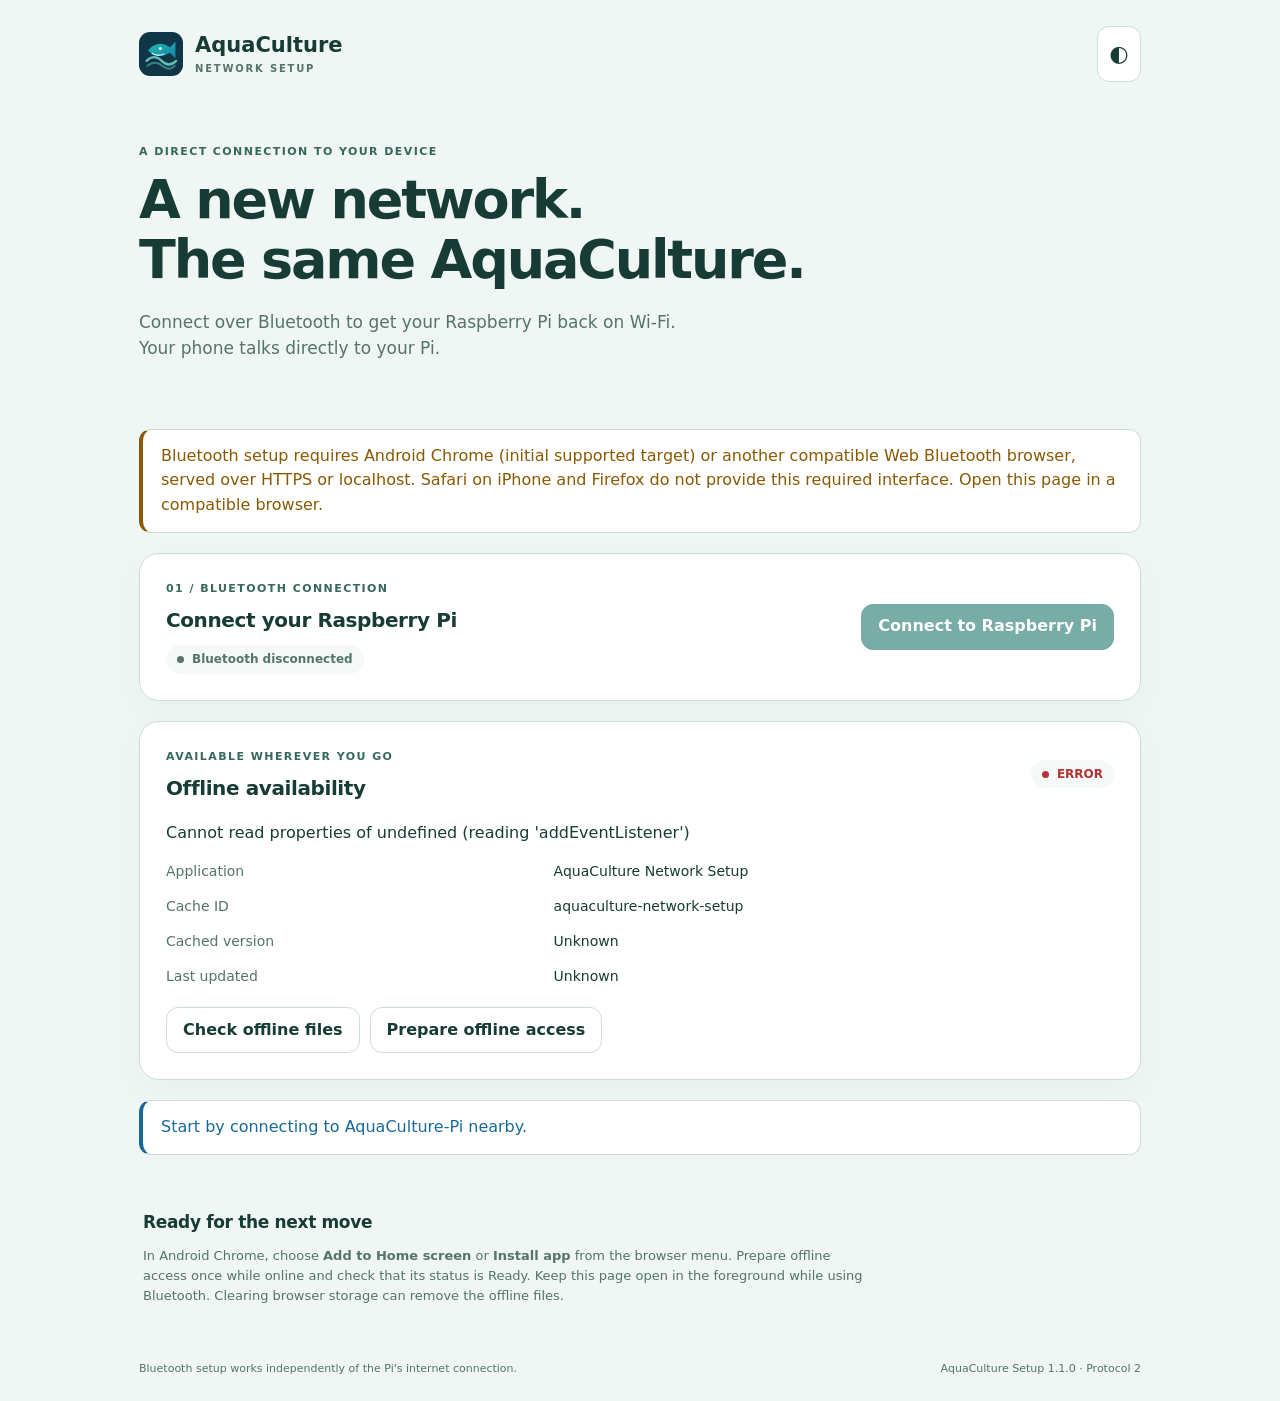
<file: network/webbluetooth/index.html>
<!doctype html>
<html lang="en">
<head>
  <meta charset="utf-8">
  <meta name="viewport" content="width=device-width,initial-scale=1,viewport-fit=cover">
  <meta name="theme-color" content="#0f766e">
  <meta name="description" content="Secure Bluetooth Wi-Fi setup for your AquaCulture Raspberry Pi. Works offline after the first load.">
  <title>AquaCulture · Network setup</title>
  <link rel="manifest" href="./manifest.webmanifest">
  <link rel="icon" href="./icons/aquaculture.svg" type="image/svg+xml">
  <link rel="stylesheet" href="./style.css">
  <script type="module" src="./app.js"></script>
</head>
<body>
  <header class="header wrap">
    <a class="brand" href="./"><img src="./icons/aquaculture.svg" width="44" height="44" alt=""><span>AquaCulture<small>NETWORK SETUP</small></span></a>
    <button id="theme" class="icon-button" type="button" aria-label="Switch color theme">◐</button>
  </header>
  <main class="wrap">
    <section class="intro"><p class="eyebrow">A direct connection to your device</p><h1>A new network.<br>The same AquaCulture.</h1><p>Connect over Bluetooth to get your Raspberry Pi back on Wi-Fi. Your phone talks directly to your Pi.</p></section>
    <p id="compatibility" class="notice warning" hidden></p>
    <noscript><p class="notice warning">Enable JavaScript to use Web Bluetooth provisioning.</p></noscript>
    <section class="card connection" aria-labelledby="connectionTitle">
      <div><p class="eyebrow">01 / Bluetooth connection</p><h2 id="connectionTitle">Connect your Raspberry Pi</h2><p id="bluetoothStatus" class="badge neutral">Bluetooth disconnected</p></div>
      <div class="actions"><button id="connect" class="primary" type="button">Connect to Raspberry Pi</button><button id="disconnect" type="button" hidden>Disconnect</button></div>
    </section>
    <section class="card cache-card" aria-labelledby="offlineTitle">
      <div class="section-heading"><div><p class="eyebrow">Available wherever you go</p><h2 id="offlineTitle">Offline availability</h2></div><span id="cacheState" class="badge neutral">NOT_INSTALLED</span></div>
      <p id="offlineStatus" role="status" aria-live="polite">Offline files have not been verified.</p>
      <dl><dt>Application</dt><dd>AquaCulture Network Setup</dd><dt>Cache ID</dt><dd id="cacheId">aquaculture-network-setup</dd><dt>Cached version</dt><dd id="cacheVersion">Unknown</dd><dt>Last updated</dt><dd id="cacheUpdated">Unknown</dd></dl>
      <div class="actions cache-actions"><button id="checkOffline" type="button">Check offline files</button><button id="prepareOffline" type="button">Prepare offline access</button><button id="update" type="button" hidden>Install available update</button></div>
    </section>
    <section id="authorizationFormCard" class="card verification-card" hidden aria-labelledby="verificationTitle">
      <p class="eyebrow">Admin access</p><h2 id="verificationTitle">Admin verification required</h2>
      <p class="help">Enter your current AquaCulture Admin password to manage this device's network. Verification happens locally on the Pi, without internet.</p>
      <form id="authorizationForm" autocomplete="off">
        <label for="adminPassword">Admin password</label>
        <div class="password-row"><input id="adminPassword" type="password" maxlength="128" required autocomplete="off" spellcheck="false"><button id="showAdminPassword" class="icon-button" type="button" aria-label="Show Admin password" aria-pressed="false"><svg width="22" height="22" viewBox="0 0 24 24" aria-hidden="true"><path d="M2 12s3-7 10-7 10 7 10 7-3 7-10 7S2 12 2 12Z" fill="none" stroke="currentColor" stroke-width="1.8"/><circle cx="12" cy="12" r="3" fill="none" stroke="currentColor" stroke-width="1.8"/></svg></button></div>
        <p id="authenticationStatus" class="help" role="status" aria-live="polite">Authenticated Bluetooth pairing is required before submitting a password.</p>
        <button id="authorize" type="submit" class="primary">Verify password</button>
      </form>
    </section>
    <div id="message" class="notice info" role="status" aria-live="polite">Start by connecting to AquaCulture-Pi nearby.</div>
    <div class="grid" id="privilegedNetwork" hidden>
      <section class="card" aria-labelledby="deviceTitle"><p class="eyebrow">Your Raspberry Pi</p><h2 id="deviceTitle">Device information</h2><dl id="deviceInfo"><dt>Device</dt><dd>Awaiting authorization</dd></dl></section>
      <section class="card" aria-labelledby="networkTitle"><div class="section-heading"><div><p class="eyebrow">Where things stand</p><h2 id="networkTitle">Current network</h2></div><button id="refresh" type="button" data-authorized disabled>Refresh</button></div><dl id="networkInfo"><dt>Network</dt><dd>Unknown</dd></dl></section>
      <section class="card wide" aria-labelledby="availableTitle"><div class="section-heading"><div><p class="eyebrow">02 / Find your Wi-Fi</p><h2 id="availableTitle">Available networks</h2></div><button id="scan" type="button" data-authorized disabled>Scan networks</button></div><div id="networks" class="networks"><p class="empty">Authorize the device, then scan for nearby Wi-Fi networks.</p></div></section>
      <section class="card" aria-labelledby="configureTitle"><p class="eyebrow">03 / Get connected</p><h2 id="configureTitle">Connect to a network</h2>
        <form id="wifiForm" autocomplete="off"><fieldset id="wifiFields" disabled>
          <label for="ssid">Network name (SSID)</label><input id="ssid" required maxlength="32" autocomplete="off" spellcheck="false" placeholder="Select above or enter a hidden network">
          <label for="security">Security</label><select id="security"><option value="wpa-psk">WPA / WPA2 Personal</option><option value="sae">WPA3 Personal</option><option value="open">Open (no password)</option></select>
          <label class="check"><input id="hiddenNetwork" type="checkbox"> This is a hidden network</label>
          <div id="passwordGroup"><label for="password">Wi-Fi password</label><div class="password-row"><input id="password" type="password" autocomplete="new-password" spellcheck="false" aria-describedby="passwordHint"><button id="showPassword" class="icon-button" type="button" aria-label="Show Wi-Fi password" aria-pressed="false"><svg width="22" height="22" viewBox="0 0 24 24" aria-hidden="true"><path d="M2 12s3-7 10-7 10 7 10 7-3 7-10 7S2 12 2 12Z" fill="none" stroke="currentColor" stroke-width="1.8"/><circle cx="12" cy="12" r="3" fill="none" stroke="currentColor" stroke-width="1.8"/></svg></button></div><p class="help" id="passwordHint">WPA2: 8–63 UTF-8 bytes or a 64-digit hex key. WPA3: 1–63 bytes.</p></div>
          <p class="help">Enterprise Wi-Fi and OWE need a separate setup flow. A captive portal may require sign-in after Wi-Fi connects.</p>
          <button id="configure" class="primary full" type="submit">Connect to Wi-Fi</button>
        </fieldset></form>
        <div id="recovery" class="actions" hidden><button id="retry" type="button" data-authorized disabled>Retry</button><button id="scanAgain" type="button" data-authorized disabled>Scan again</button></div>
      </section>
      <section class="card" aria-labelledby="historyTitle"><p class="eyebrow">A little connection history</p><h2 id="historyTitle">Recent connections</h2><ol id="history" class="history"><li class="empty">No history retrieved yet.</li></ol></section>
    </div>
    <section class="offline"><h2>Ready for the next move</h2><p>In Android Chrome, choose <strong>Add to Home screen</strong> or <strong>Install app</strong> from the browser menu. Prepare offline access once while online and check that its status is Ready. Keep this page open in the foreground while using Bluetooth. Clearing browser storage can remove the offline files.</p></section>
  </main>
  <footer class="wrap"><p>Bluetooth setup works independently of the Pi's internet connection.</p><span id="appVersion">AquaCulture Setup · Protocol 2</span></footer>
</body>
</html>
</file>
<file: network/webbluetooth/style.css>
:root{color-scheme:light;--bg:#eff6f4;--surface:#fff;--surface-2:#f5faf8;--primary:#0b695e;--secondary:#36685d;--info:#176a97;--success:#147044;--warning:#8a5903;--danger:#b33435;--text:#173c35;--muted:#55746b;--border:#ceded7;--disabled:#7c8b85;--shadow:0 12px 36px #234e3a08}
:root[data-theme=dark]{color-scheme:dark;--bg:#0d1b19;--surface:#142622;--surface-2:#1b302a;--primary:#79dbc0;--secondary:#a6c7b8;--info:#89ceef;--success:#7bdbab;--warning:#ebc179;--danger:#ffabab;--text:#e0f2e9;--muted:#9bb8ad;--border:#30483e;--disabled:#84978d;--shadow:0 12px 36px #0002}
*{box-sizing:border-box}body{margin:0;background:var(--bg);color:var(--text);font:16px/1.55 system-ui,-apple-system,"Segoe UI",sans-serif}button,input,select{font:inherit}button,a,input,select{-webkit-tap-highlight-color:transparent}button{display:inline-flex;gap:.5rem;align-items:center;justify-content:center;min-height:44px;padding:.6rem 1rem;border:1px solid var(--border);border-radius:12px;background:var(--surface);color:var(--text);font-weight:650;cursor:pointer}button:hover:enabled{border-color:var(--primary);background:var(--surface-2)}button:disabled{opacity:.55;cursor:default}button.primary{background:var(--primary);border-color:var(--primary);color:var(--surface)}button.primary:hover:enabled{filter:brightness(.94);background:var(--primary)}button:focus-visible,a:focus-visible,input:focus-visible,select:focus-visible{outline:3px solid var(--info);outline-offset:3px}.wrap{max-width:1050px;margin:auto;padding-inline:24px}.header{display:flex;align-items:center;justify-content:space-between;padding-block:26px}.brand{display:flex;align-items:center;gap:12px;text-decoration:none;color:var(--text);font-size:21px;font-weight:750;line-height:1.2}.brand small{display:block;font-size:10px;font-weight:650;letter-spacing:.18em;margin-top:5px;color:var(--muted)}.icon-button{padding:10px;min-width:44px;font-size:22px}.intro{padding:35px 0 30px;max-width:700px}.eyebrow{text-transform:uppercase;letter-spacing:.13em;font-size:11px;font-weight:750;color:var(--secondary);margin:0 0 10px}h1{font-size:clamp(32px,6vw,54px);line-height:1.1;letter-spacing:-.04em;margin:0 0 20px;font-weight:700}h2{font-size:20px;line-height:1.3;letter-spacing:-.02em;margin:0 0 20px}.intro>p:last-child{max-width:560px;color:var(--muted);font-size:17px}.grid{display:grid;grid-template-columns:1fr 1fr;gap:20px}.card{background:var(--surface);border:1px solid var(--border);border-radius:20px;padding:26px;min-width:0;box-shadow:var(--shadow)}.wide{grid-column:1/-1}.connection{display:flex;align-items:center;justify-content:space-between;flex-wrap:wrap;gap:18px}.connection h2{margin-bottom:12px}.actions{display:flex;align-items:center;gap:10px;flex-wrap:wrap}.authorization{border-top:1px solid var(--border);padding-top:20px;width:100%}.authorization input{flex:1;min-width:180px}.section-heading{display:flex;align-items:center;justify-content:space-between;gap:16px;margin-bottom:20px}.section-heading h2{margin-bottom:0}.section-heading button{flex-shrink:0}.badge{display:inline-flex;align-items:center;gap:8px;padding:5px 11px;border-radius:20px;font-size:12px;font-weight:700;margin:0;background:var(--surface-2)}.badge::before{content:"";width:7px;height:7px;border-radius:50%;background:currentColor}.neutral{color:var(--muted)}.success{color:var(--success)}.warning{color:var(--warning)}.danger{color:var(--danger)}.info{color:var(--info)}.notice{background:var(--surface);border:1px solid var(--border);border-left:4px solid currentColor;border-radius:12px;margin:20px 0;padding:14px 18px;overflow-wrap:anywhere}.notice.busy::before{content:"";display:inline-block;width:12px;height:12px;border:2px solid currentColor;border-right-color:transparent;border-radius:50%;margin-right:10px;animation:spin 1s linear infinite}@keyframes spin{to{transform:rotate(360deg)}}dl{display:grid;grid-template-columns:minmax(100px,.8fr) minmax(0,1.2fr);gap:13px 14px;margin:0;font-size:14px}dt{color:var(--muted)}dd{margin:0;overflow-wrap:anywhere}fieldset{border:0;margin:0;padding:0;min-width:0}label{display:block;font-size:14px;font-weight:650;margin-bottom:7px}input:not([type=checkbox]),select{width:100%;min-width:0;min-height:46px;padding:10px 12px;border:1px solid var(--border);border-radius:10px;background:var(--surface-2);color:var(--text);margin-bottom:17px}input:disabled,select:disabled{color:var(--disabled)}.check{display:flex;align-items:center;gap:9px;margin-bottom:18px}.check input{width:18px;height:18px;accent-color:var(--primary)}.password-row{display:flex;border:1px solid var(--border);border-radius:10px;background:var(--surface-2)}.password-row input{border:0;background:transparent;margin:0;flex:1}.password-row button{border:0;background:transparent}.help{font-size:12px;color:var(--muted);margin:8px 0 18px}.full{width:100%}.networks{display:grid;grid-template-columns:repeat(2,minmax(0,1fr));gap:10px}.network{align-items:flex-start;flex-direction:column;text-align:left;padding:15px;background:var(--surface-2);min-width:0}.network strong{font-size:15px;overflow-wrap:anywhere;max-width:100%}.network span{font-size:12px;color:var(--muted);font-weight:400}.network.selected{border-color:var(--primary);box-shadow:inset 0 0 0 1px var(--primary)}.empty{color:var(--muted);font-size:14px}.history{list-style:none;margin:0;padding:0}.history li{padding:13px 0;border-bottom:1px solid var(--border);overflow-wrap:anywhere}.history li:last-child{border:0}.history strong,.history span{display:block}.history span{font-size:12px;color:var(--muted);margin-top:4px}#recovery{margin-top:16px}.offline{padding:36px 4px 16px;max-width:730px;color:var(--muted);font-size:13px}.offline h2{color:var(--text);font-size:17px;margin-bottom:12px}footer{display:flex;align-items:center;justify-content:space-between;gap:18px;padding-block:24px!important;color:var(--muted);font-size:11px}footer p{margin:0}[hidden]{display:none!important}@media(max-width:650px){.wrap{padding-inline:16px}.header{padding-block:18px}.intro{padding-top:20px}.card{padding:20px;border-radius:16px}.grid,.networks{grid-template-columns:1fr}.grid{gap:14px}.connection>.actions,.connection>.actions button{width:100%}.section-heading{align-items:flex-start}.section-heading button{font-size:13px;padding-inline:12px}.authorization .actions{align-items:stretch}.authorization .actions>*{width:100%}dl{font-size:13px;grid-template-columns:1fr 1.3fr}footer{align-items:flex-start;flex-direction:column}}@media(prefers-reduced-motion:reduce){.notice.busy::before{animation:none}}
:root .cache-card,:root .verification-card{margin-top:20px}.cache-actions{margin-top:20px}.verification-card{max-width:650px}.verification-card .primary{margin-top:16px}#cacheVersion,#cacheUpdated,#cacheId{overflow-wrap:anywhere}
</file>
